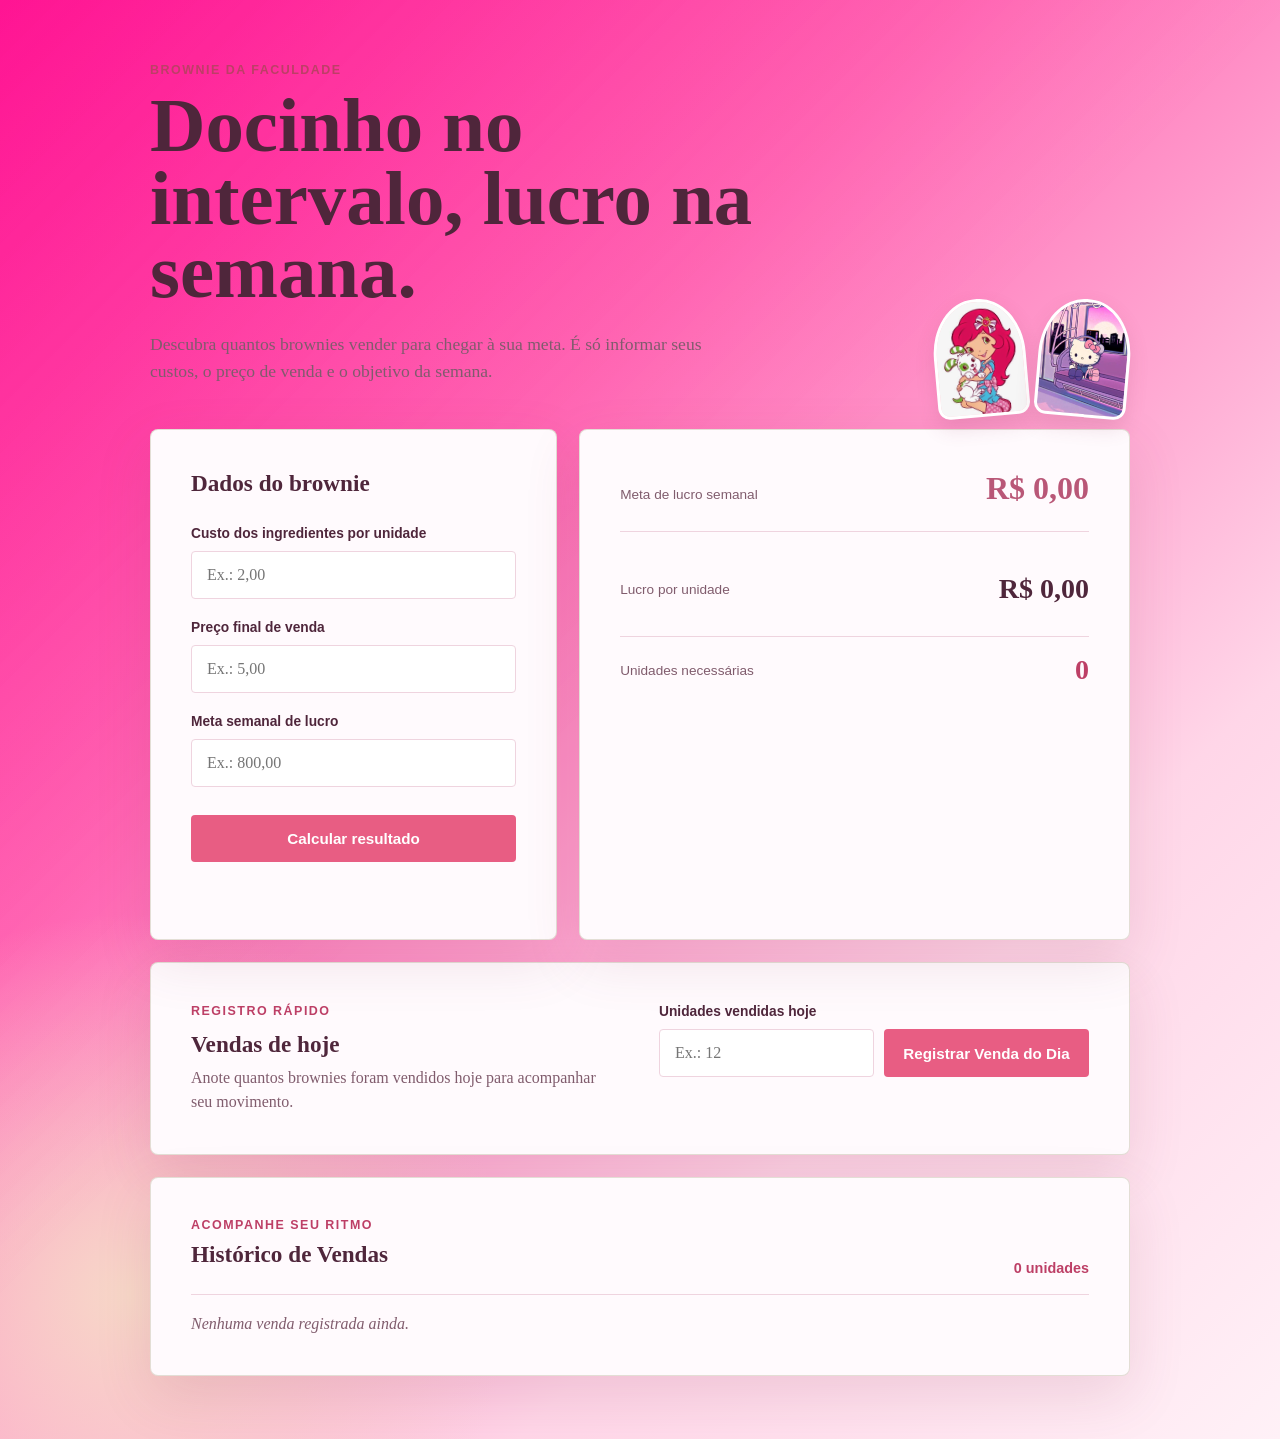
<file: calculadora/index.html>
<!doctype html>
<html lang="pt-BR">
  <head>
    <meta charset="UTF-8" />
    <meta name="viewport" content="width=device-width, initial-scale=1.0" />
    <title>Brownie da faculdade | Calculadora de vendas</title>
    <link rel="stylesheet" href="style.css" />
  </head>
  <body>
    <main class="page">
      <div class="falling-strawberries" aria-hidden="true">
        <span>🍓</span><span>🍓</span><span>🍓</span> <span>🍓</span
        ><span>🍓</span><span>🍓</span>
      </div>
      <div class="shell">
        <header class="hero">
          <div>
            <p class="eyebrow">Brownie da faculdade</p>
            <h1>Docinho no intervalo, lucro na semana.</h1>
            <p class="intro">
              Descubra quantos brownies vender para chegar à sua meta. É só
              informar seus custos, o preço de venda e o objetivo da semana.
            </p>
          </div>
          <div class="brand-art" aria-label="Decoração da marca">
            <figure class="character-card strawberry">
              <img
                src="imagens/moranguinho.png"
                alt="Moranguinho"
                onload="this.nextElementSibling.hidden = true"
                onerror="this.hidden = true"
              />
              <span aria-hidden="true">🍓</span>
            </figure>
            <figure class="character-card kitty">
              <img
                src="imagens/hello-kitty.png"
                alt="Hello Kitty"
                onload="this.nextElementSibling.hidden = true"
                onerror="this.hidden = true"
              />
              <span aria-hidden="true">🎀</span>
            </figure>
          </div>
        </header>

        <div class="layout">
          <form class="panel" id="sales-form">
            <h2>Dados do brownie</h2>
            <div class="field">
              <label for="ingredient-cost"
                >Custo dos ingredientes por unidade</label
              >
              <input
                id="ingredient-cost"
                name="ingredient-cost"
                type="number"
                min="0"
                step="0.01"
                placeholder="Ex.: 2,00"
                required
              />
            </div>
            <div class="field">
              <label for="sale-price">Preço final de venda</label>
              <input
                id="sale-price"
                name="sale-price"
                type="number"
                min="0"
                step="0.01"
                placeholder="Ex.: 5,00"
                required
              />
            </div>
            <div class="field">
              <label for="weekly-goal">Meta semanal de lucro</label>
              <input
                id="weekly-goal"
                name="weekly-goal"
                type="number"
                min="0"
                step="0.01"
                placeholder="Ex.: 800,00"
                required
              />
            </div>
            <button type="submit">Calcular resultado</button>
            <p class="message" id="message" role="alert"></p>
          </form>

          <section class="panel" aria-live="polite">
            <div class="target">
              <span>Meta de lucro semanal</span>
              <strong id="goal-value">R$ 0,00</strong>
            </div>
            <div class="results">
              <div class="result">
                <span>Lucro por unidade</span>
                <strong id="unit-profit">R$ 0,00</strong>
              </div>
              <div class="result">
                <span>Unidades necessárias</span>
                <strong id="units-needed">0</strong>
              </div>
            </div>
          </section>
        </div>

        <form class="panel daily-sales" id="daily-sales-form">
          <div>
            <p class="eyebrow">Registro rápido</p>
            <h2>Vendas de hoje</h2>
            <p class="section-description">
              Anote quantos brownies foram vendidos hoje para acompanhar seu
              movimento.
            </p>
          </div>
          <div class="daily-sales-action">
            <label for="units-sold-today">Unidades vendidas hoje</label>
            <div class="inline-field">
              <input
                id="units-sold-today"
                name="units-sold-today"
                type="number"
                min="1"
                step="1"
                placeholder="Ex.: 12"
                required
              />
              <button type="submit">Registrar Venda do Dia</button>
            </div>
            <p class="message" id="daily-message" role="status"></p>
          </div>
        </form>

        <section class="panel history" aria-labelledby="history-title">
          <div class="history-heading">
            <div>
              <p class="eyebrow">Acompanhe seu ritmo</p>
              <h2 id="history-title">Histórico de Vendas</h2>
            </div>
            <strong id="total-units">0 unidades</strong>
          </div>
          <div class="history-list" id="sales-history">
            <p class="empty-history">Nenhuma venda registrada ainda.</p>
          </div>
        </section>
      </div>
    </main>
    <script src="script.js"></script>
  </body>
</html>
</file>
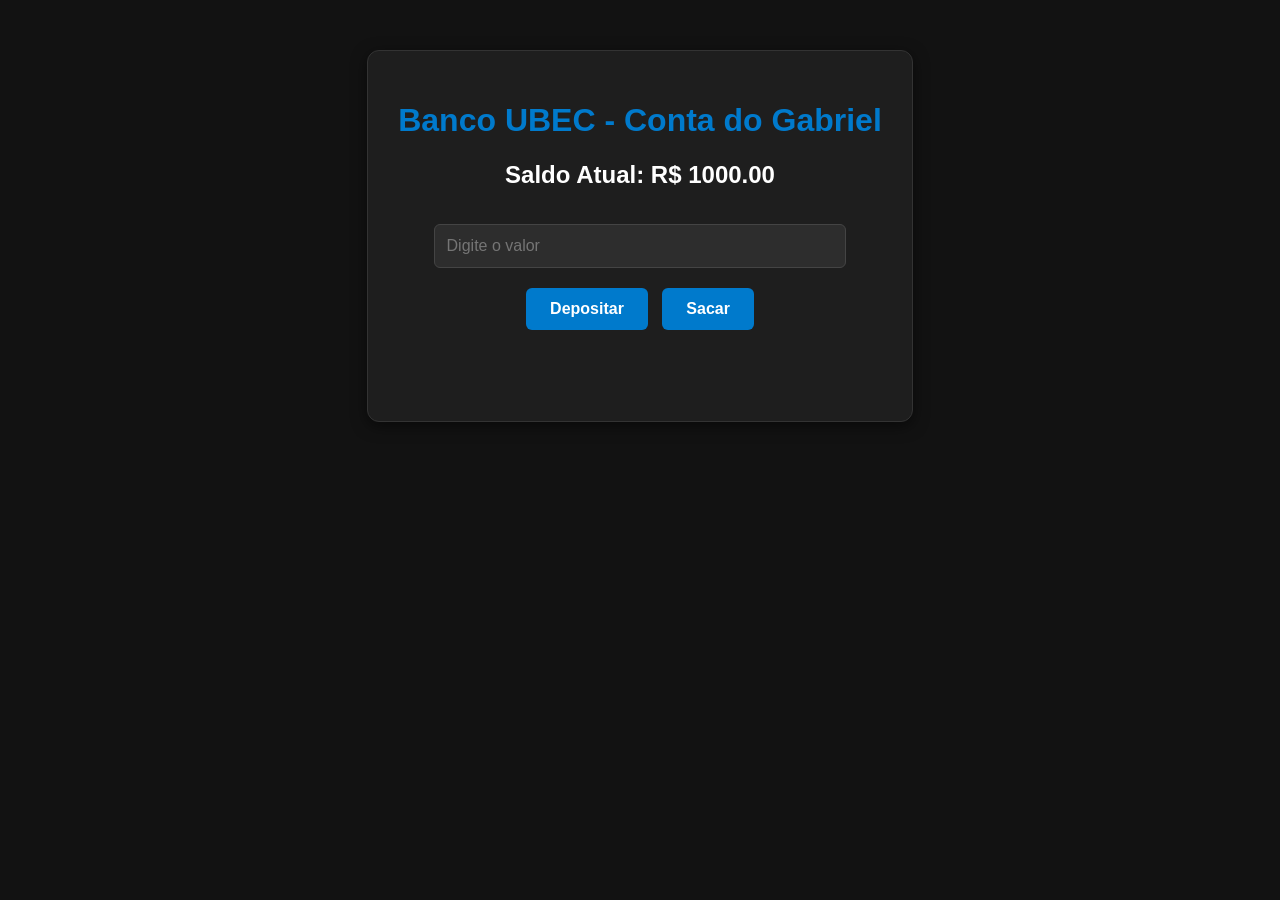
<file: teste/index.html>
<!doctype html>
<html lang="pt-BR">
  <head>
    <meta charset="UTF-8" />
    <meta name="viewport" content="width=device-width, initial-scale=1.0" />
    <title>Simulador de Banco</title>
    <style>
      body {
        font-family: "Segoe UI", Tahoma, Geneva, Verdana, sans-serif;
        text-align: center;
        margin-top: 50px;
        background-color: #121212;
        color: #ffffff;
      }
      .painel {
        background: #1e1e1e;
        padding: 30px;
        border-radius: 12px;
        display: inline-block;
        box-shadow: 0 4px 15px rgba(0, 0, 0, 0.5);
        border: 1px solid #333;
      }
      h1 {
        color: #007acc;
      }
      input {
        padding: 12px;
        margin: 15px 0;
        border: 1px solid #444;
        border-radius: 6px;
        width: 80%;
        font-size: 16px;
        background-color: #2d2d2d;
        color: white;
      }
      button {
        padding: 12px 24px;
        margin: 5px;
        border: none;
        border-radius: 6px;
        background: #007acc;
        color: white;
        cursor: pointer;
        font-size: 16px;
        font-weight: bold;
        transition: background 0.3s;
      }
      button:hover {
        background: #005f9e;
      }
      #mensagem {
        margin-top: 20px;
        font-weight: bold;
        min-height: 20px;
      }
    </style>
  </head>
  <body>
    <div class="painel">
      <h1>Banco UBEC - Conta do Gabriel</h1>
      <h2>Saldo Atual: R$ <span id="saldoAtual">1000.00</span></h2>

      <input
        type="number"
        id="valorInput"
        placeholder="Digite o valor"
        min="0"
        step="0.01"
      />
      <br />
      <button onclick="realizarDeposito()">Depositar</button>
      <button onclick="realizarSaque()">Sacar</button>

      <p id="mensagem"></p>
    </div>

    <!-- Puxando o seu arquivo JS com o nome exato -->
    <script src="spript.js"></script>
  </body>
</html>
</file>
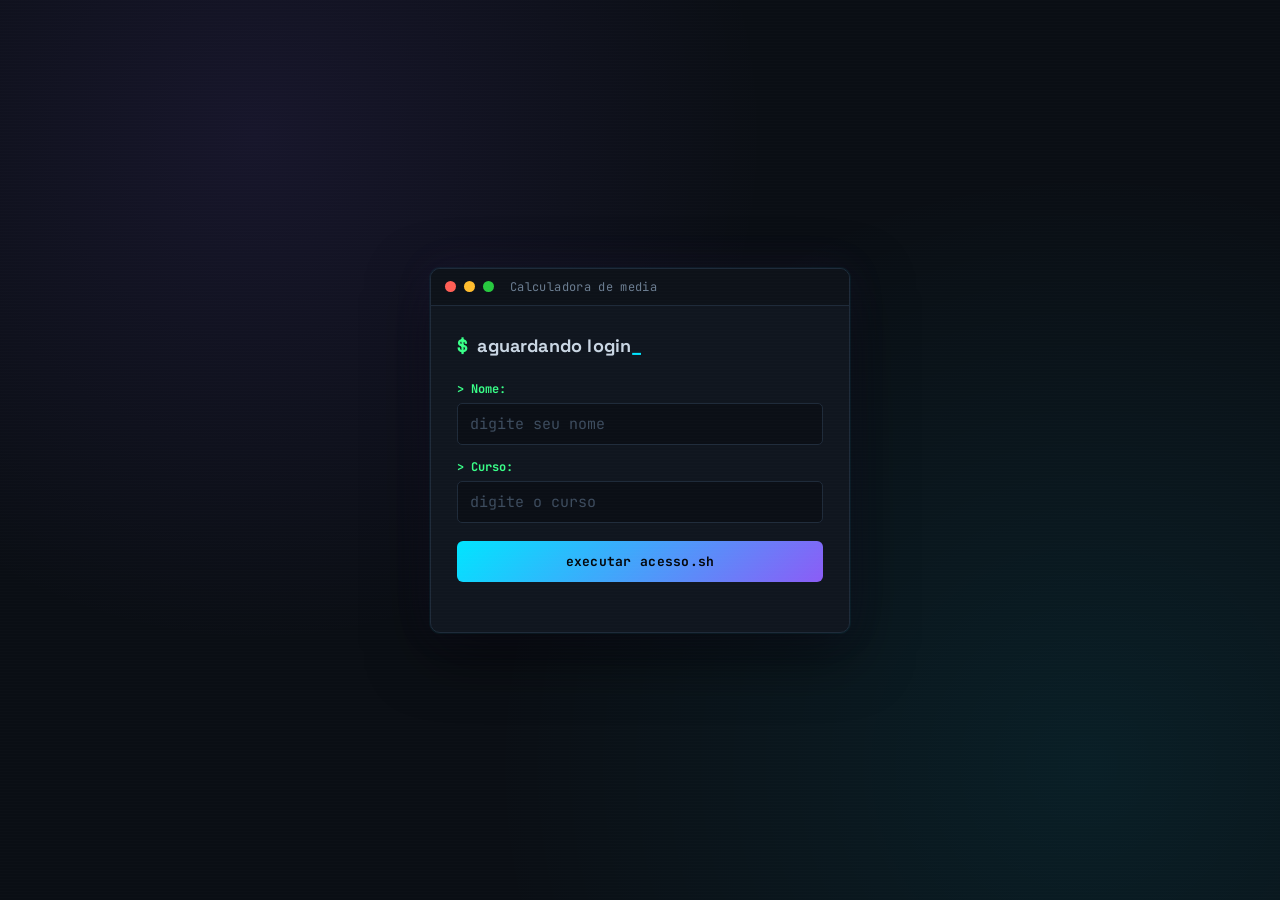
<file: Programação Web/Aula-20-08/index.html>
<!doctype html>
<html lang="pt-BR">
  <head>
    <meta charset="UTF-8" />
    <meta http-equiv="X-UA-Compatible" content="IE=edge" />
    <meta name="viewport" content="width=device-width, initial-scale=1.0" />
    <title>Aula Prática // terminal</title>
    <link rel="preconnect" href="https://fonts.googleapis.com" />
    <link rel="preconnect" href="https://fonts.gstatic.com" crossorigin />
    <link
      href="https://fonts.googleapis.com/css2?family=Space+Grotesk:wght@500;700&family=JetBrains+Mono:wght@400;500;700&display=swap"
      rel="stylesheet"
    />
    <link rel="stylesheet" href="style.css" />
  </head>
  <body>
    <div class="scanlines"></div>

    <div class="terminal">
      <div class="terminal-barra">
        <span class="dot vermelho"></span>
        <span class="dot amarelo"></span>
        <span class="dot verde"></span>
        <span class="terminal-titulo">Calculadora de media</span>
      </div>

      <div class="terminal-corpo">
        <h2 id="area">
          <span class="prompt">$</span> aguardando login<span class="cursor"
            >_</span
          >
        </h2>

        <!-- Formulário de acesso (nome e curso) -->
        <form id="formAcesso" class="formulario" onsubmit="entrar(event)">
          <label class="campo">
            <span class="prompt">&gt; Nome:</span>
            <input
              type="text"
              id="inputNome"
              placeholder="digite seu nome"
              autocomplete="off"
              required
            />
          </label>
          <label class="campo">
            <span class="prompt">&gt; Curso:</span>
            <input
              type="text"
              id="inputCurso"
              placeholder="digite o curso"
              autocomplete="off"
              required
            />
          </label>
          <button type="submit" class="botao">executar acesso.sh</button>
        </form>

        <!-- Formulário de notas (aparece depois do acesso) -->
        <form
          id="formNotas"
          class="formulario oculto"
          onsubmit="calcularMedia(event)"
        >
          <label class="campo">
            <span class="prompt">&gt; nota_01:</span>
            <input
              type="number"
              id="inputNota1"
              placeholder="0.0 - 10.0"
              step="0.1"
              min="0"
              max="10"
              autocomplete="off"
              required
            />
          </label>
          <label class="campo">
            <span class="prompt">&gt; nota_02:</span>
            <input
              type="number"
              id="inputNota2"
              placeholder="0.0 - 10.0"
              step="0.1"
              min="0"
              max="10"
              autocomplete="off"
              required
            />
          </label>
          <label class="campo">
            <span class="prompt">&gt; nota_03:</span>
            <input
              type="number"
              id="inputNota3"
              placeholder="0.0 - 10.0"
              step="0.1"
              min="0"
              max="10"
              autocomplete="off"
              required
            />
          </label>
          <button type="submit" class="botao">executar media.sh</button>
        </form>

        <!-- Resultado da média -->
        <div id="resultado" class="resultado"></div>

        <button id="botaoSair" class="botao botao-sair oculto" onclick="sair()">
          executar logout
        </button>
      </div>
    </div>

    <script src="script.js"></script>
  </body>
</html>
</file>
<file: calculadora/style.css>
:root {
  --ink: #4f263b;
  --muted: #805c6d;
  --paper: #fff5f8;
  --panel: #fffafd;
  --line: #efd4df;
  --accent: #e85d83;
  --accent-dark: #bd3f66;
  --teal: #b95777;
  --shadow: 0 20px 55px rgba(145, 61, 91, 0.14);
}

* {
  box-sizing: border-box;
}

body {
  margin: 0;
  min-height: 100vh;
  color: var(--ink);
  background: linear-gradient(
    135deg,
    #ff1493 0%,
    #ff69b4 35%,
    #ffd6e8 72%,
    #fff1f7 100%
  );
  font-family: Georgia, "Times New Roman", serif;
  -webkit-text-size-adjust: 100%;
}

.page {
  position: relative;
  min-height: 100vh;
  overflow: hidden;
  padding: 7vh 6vw;
  background:
    linear-gradient(135deg, rgba(255, 20, 147, 0.22), transparent 48%),
    radial-gradient(circle at 10% 90%, #f7d8c8 0, transparent 22%);
}

.hero {
  display: flex;
  align-items: end;
  justify-content: space-between;
  gap: 36px;
}

.brand-art {
  display: flex;
  flex: 0 0 auto;
  align-items: end;
  gap: 12px;
  padding-bottom: 12px;
}

.character-card {
  position: relative;
  display: grid;
  width: 92px;
  height: 118px;
  place-items: center;
  margin: 0;
  overflow: hidden;
  border: 3px solid #fff;
  border-radius: 48% 48% 12px 12px;
  box-shadow: 0 9px 20px rgba(145, 61, 91, 0.16);
}

.character-card img {
  width: 100%;
  height: 100%;
  object-fit: cover;
}

.character-card span {
  position: absolute;
  font-size: 2.8rem;
}

.strawberry {
  background: #ffd7df;
  transform: rotate(-5deg);
}
.kitty {
  background: #f7d9ec;
  transform: rotate(5deg);
}

.falling-strawberries {
  position: fixed;
  z-index: 0;
  inset: 0;
  overflow: hidden;
  pointer-events: none;
}

.falling-strawberries span {
  position: absolute;
  top: -12vh;
  color: #d92e59;
  font-size: clamp(1.3rem, 2.5vw, 2.2rem);
  filter: drop-shadow(0 5px 4px rgba(137, 35, 73, 0.18));
  animation: fall linear infinite;
}

.falling-strawberries span:nth-child(1) {
  left: 8%;
  animation-duration: 11s;
  animation-delay: -4s;
}
.falling-strawberries span:nth-child(2) {
  left: 21%;
  animation-duration: 14s;
  animation-delay: -9s;
}
.falling-strawberries span:nth-child(3) {
  left: 37%;
  animation-duration: 12s;
  animation-delay: -2s;
}
.falling-strawberries span:nth-child(4) {
  left: 54%;
  animation-duration: 16s;
  animation-delay: -12s;
}
.falling-strawberries span:nth-child(5) {
  left: 69%;
  animation-duration: 13s;
  animation-delay: -7s;
}
.falling-strawberries span:nth-child(6) {
  left: 84%;
  animation-duration: 15s;
  animation-delay: -10s;
}

@keyframes fall {
  0% {
    transform: translate3d(0, -12vh, 0) rotate(0deg);
    opacity: 0;
  }
  10% {
    opacity: 0.8;
  }
  50% {
    transform: translate3d(32px, 55vh, 0) rotate(150deg);
  }
  100% {
    transform: translate3d(-28px, 115vh, 0) rotate(320deg);
    opacity: 0.1;
  }
}

.shell {
  position: relative;
  z-index: 1;
  width: min(980px, 100%);
  margin: 0 auto;
}

.eyebrow {
  margin: 0 0 12px;
  color: var(--accent-dark);
  font:
    700 0.78rem/1.2 Arial,
    sans-serif;
  letter-spacing: 0.12em;
  text-transform: uppercase;
}

h1 {
  max-width: 620px;
  margin: 0;
  font-size: clamp(2.4rem, 6vw, 5.2rem);
  line-height: 0.95;
  letter-spacing: 0;
}

.intro {
  max-width: 560px;
  margin: 22px 0 44px;
  color: var(--muted);
  font-size: 1.1rem;
  line-height: 1.55;
}

.layout {
  display: grid;
  grid-template-columns: minmax(270px, 0.85fr) minmax(320px, 1.15fr);
  gap: 22px;
}

.panel {
  min-width: 0;
  padding: clamp(24px, 4vw, 40px);
  border: 1px solid rgba(221, 216, 204, 0.8);
  border-radius: 8px;
  background: var(--panel);
  box-shadow: var(--shadow);
}

.panel h2 {
  margin: 0 0 28px;
  font-size: 1.45rem;
}

.daily-sales,
.history {
  margin-top: 22px;
}

.daily-sales {
  display: flex;
  align-items: end;
  justify-content: space-between;
  gap: 28px;
}

.daily-sales h2,
.history h2 {
  margin-bottom: 8px;
}

.section-description {
  max-width: 430px;
  margin: 0;
  color: var(--muted);
  line-height: 1.5;
}

.daily-sales-action {
  flex: 0 1 430px;
}

.inline-field {
  display: flex;
  align-items: stretch;
  gap: 10px;
}

.inline-field input {
  min-width: 110px;
}

.inline-field button {
  width: auto;
  min-width: 205px;
  margin-top: 0;
}

.history-heading {
  display: flex;
  align-items: end;
  justify-content: space-between;
  gap: 20px;
  padding-bottom: 18px;
  border-bottom: 1px solid var(--line);
}

.history-heading .eyebrow {
  margin-bottom: 8px;
}

.history-heading strong {
  color: var(--accent-dark);
  font:
    700 0.9rem Arial,
    sans-serif;
}

.history-list {
  display: grid;
}

.history-row {
  display: flex;
  align-items: center;
  justify-content: space-between;
  gap: 20px;
  padding: 16px 0;
  border-bottom: 1px solid var(--line);
  font-family: Arial, sans-serif;
}

.history-row time {
  color: var(--muted);
  font-size: 0.9rem;
}

.history-row strong {
  color: var(--ink);
}

.empty-history {
  margin: 20px 0 2px;
  color: var(--muted);
  font-style: italic;
}

.field {
  margin-bottom: 20px;
}

label {
  display: block;
  margin-bottom: 8px;
  font:
    700 0.86rem/1.3 Arial,
    sans-serif;
}

input {
  width: 100%;
  padding: 14px 15px;
  border: 1px solid var(--line);
  border-radius: 4px;
  color: var(--ink);
  background: #fff;
  font:
    16px Georgia,
    "Times New Roman",
    serif;
}

input:focus {
  outline: 3px solid rgba(232, 93, 131, 0.22);
  border-color: var(--teal);
}

button {
  width: 100%;
  margin-top: 8px;
  padding: 15px 18px;
  border: 0;
  border-radius: 4px;
  color: #fff;
  background: var(--accent);
  cursor: pointer;
  font:
    700 0.95rem Arial,
    sans-serif;
  transition:
    background 160ms ease,
    transform 160ms ease;
}

button:hover {
  background: var(--accent-dark);
  transform: translateY(-2px);
}

.target {
  display: flex;
  align-items: baseline;
  justify-content: space-between;
  gap: 16px;
  padding-bottom: 24px;
  border-bottom: 1px solid var(--line);
}

.target span,
.result span {
  color: var(--muted);
  font:
    0.85rem Arial,
    sans-serif;
}

.target strong {
  color: var(--teal);
  font-size: 2rem;
}

.results {
  display: grid;
  gap: 14px;
  margin-top: 24px;
}

.result {
  display: flex;
  align-items: center;
  justify-content: space-between;
  gap: 20px;
  padding: 17px 0;
}

.result + .result {
  border-top: 1px solid var(--line);
}

.result strong {
  font-size: 1.75rem;
}

.result:last-child strong,
.message {
  color: var(--accent-dark);
}

.message {
  min-height: 1.4em;
  margin: 18px 0 0;
  font:
    0.86rem Arial,
    sans-serif;
}

@media (max-width: 700px) {
  .page {
    padding: max(32px, env(safe-area-inset-top))
      max(16px, env(safe-area-inset-right))
      max(32px, env(safe-area-inset-bottom))
      max(16px, env(safe-area-inset-left));
  }

  .intro {
    margin-bottom: 28px;
  }

  .hero {
    display: block;
  }

  .brand-art {
    justify-content: center;
    padding: 8px 0 24px;
  }

  .panel {
    padding: 24px 20px;
  }

  .layout {
    grid-template-columns: 1fr;
  }

  .daily-sales {
    display: block;
  }

  .daily-sales-action {
    margin-top: 24px;
  }

  .inline-field {
    display: grid;
  }

  .inline-field button {
    width: 100%;
  }

  .history-heading {
    align-items: start;
    flex-direction: column;
    gap: 10px;
  }

  .target strong,
  .result strong {
    font-size: 1.45rem;
  }
}

@media (prefers-reduced-motion: reduce) {
  .falling-strawberries span,
  button {
    animation: none;
    transition: none;
  }
}
</file>
<file: Programação Web/Aula-20-08/style.css>
:root {
    --bg: #0a0e14;
    --painel: #10161f;
    --borda: #1f2b3a;
    --texto: #c9d6e3;
    --texto-fraco: #6b7d91;
    --ciano: #00e5ff;
    --roxo: #8b5cf6;
    --verde: #39ff88;
    --vermelho: #ff3b5c;
}

* {
    box-sizing: border-box;
}

body {
    margin: 0;
    min-height: 100vh;
    display: flex;
    justify-content: center;
    align-items: center;
    background:
        radial-gradient(circle at 20% 15%, rgba(139, 92, 246, 0.10), transparent 40%),
        radial-gradient(circle at 85% 85%, rgba(0, 229, 255, 0.08), transparent 45%),
        var(--bg);
    font-family: 'JetBrains Mono', monospace;
    color: var(--texto);
    position: relative;
    overflow: hidden;
}

/* Efeito sutil de linhas de scanline sobre toda a tela */
.scanlines {
    pointer-events: none;
    position: fixed;
    inset: 0;
    background: repeating-linear-gradient(
        to bottom,
        rgba(255, 255, 255, 0.025) 0px,
        rgba(255, 255, 255, 0.025) 1px,
        transparent 1px,
        transparent 3px
    );
    z-index: 10;
    opacity: 0.5;
}

.terminal {
    width: 100%;
    max-width: 420px;
    margin: 24px;
    background: var(--painel);
    border: 1px solid var(--borda);
    border-radius: 10px;
    box-shadow:
        0 0 0 1px rgba(0, 229, 255, 0.05),
        0 20px 60px rgba(0, 0, 0, 0.55),
        0 0 40px rgba(139, 92, 246, 0.08);
    overflow: hidden;
}

.terminal-barra {
    display: flex;
    align-items: center;
    gap: 8px;
    padding: 10px 14px;
    background: #0d1219;
    border-bottom: 1px solid var(--borda);
}

.dot {
    width: 11px;
    height: 11px;
    border-radius: 50%;
    display: inline-block;
}

.vermelho { background: #ff5f56; }
.amarelo  { background: #ffbd2e; }
.verde    { background: #27c93f; }

.terminal-titulo {
    margin-left: 8px;
    font-size: 12px;
    color: var(--texto-fraco);
    letter-spacing: 0.03em;
}

.terminal-corpo {
    padding: 28px 26px 32px;
}

h2 {
    font-family: 'Space Grotesk', sans-serif;
    font-weight: 700;
    font-size: 18px;
    color: var(--texto);
    margin: 0 0 24px;
    letter-spacing: 0.01em;
}

.tag {
    color: var(--roxo);
}

.prompt {
    color: var(--verde);
    font-weight: 700;
    margin-right: 4px;
}

.cursor {
    color: var(--ciano);
    animation: piscar 1s steps(1) infinite;
}

@keyframes piscar {
    0%, 49% { opacity: 1; }
    50%, 100% { opacity: 0; }
}

.formulario {
    display: flex;
    flex-direction: column;
    gap: 14px;
    margin-bottom: 8px;
}

.campo {
    display: flex;
    flex-direction: column;
    gap: 6px;
    font-size: 12px;
    color: var(--texto-fraco);
}

.campo .prompt {
    font-family: 'JetBrains Mono', monospace;
    font-size: 12px;
}

.formulario input {
    background: #0b0f16;
    border: 1px solid var(--borda);
    color: var(--ciano);
    font-family: 'JetBrains Mono', monospace;
    font-size: 15px;
    padding: 10px 12px;
    border-radius: 5px;
    outline: none;
    caret-color: var(--verde);
    transition: border-color 0.2s ease, box-shadow 0.2s ease;
}

.formulario input::placeholder {
    color: #3d4c5e;
}

.formulario input:focus {
    border-color: var(--ciano);
    box-shadow: 0 0 0 3px rgba(0, 229, 255, 0.12);
}

.botao {
    background: linear-gradient(135deg, var(--ciano), var(--roxo));
    color: #04070c;
    border: none;
    font-family: 'JetBrains Mono', monospace;
    font-weight: 700;
    font-size: 13px;
    letter-spacing: 0.02em;
    padding: 12px 18px;
    border-radius: 6px;
    cursor: pointer;
    margin-top: 4px;
    transition: transform 0.15s ease, box-shadow 0.15s ease, filter 0.15s ease;
}

.botao:hover {
    filter: brightness(1.1);
    box-shadow: 0 0 18px rgba(0, 229, 255, 0.35);
    transform: translateY(-1px);
}

.botao:active {
    transform: translateY(0);
}

.botao-sair {
    background: transparent;
    border: 1px solid var(--borda);
    color: var(--texto-fraco);
    box-shadow: none;
    margin-top: 16px;
}

.botao-sair:hover {
    border-color: var(--vermelho);
    color: var(--vermelho);
    filter: none;
    box-shadow: 0 0 14px rgba(255, 59, 92, 0.2);
}

.oculto {
    display: none;
}

/* Resultado da média, no estilo de saída de log de terminal */
.resultado {
    margin-top: 18px;
    font-size: 13px;
    display: flex;
    flex-direction: column;
    gap: 4px;
    min-height: 0;
}

.linha-log {
    display: block;
}

.resultado.aprovado {
    color: var(--verde);
    text-shadow: 0 0 10px rgba(57, 255, 136, 0.45);
    animation: aparecer 0.35s ease, pulsoVerde 0.9s ease;
}

.resultado.reprovado {
    color: var(--vermelho);
    text-shadow: 0 0 10px rgba(255, 59, 92, 0.45);
    animation: aparecer 0.35s ease, glitch 0.5s ease;
}

@keyframes aparecer {
    from { opacity: 0; transform: translateY(-6px); }
    to { opacity: 1; transform: translateY(0); }
}

@keyframes pulsoVerde {
    0% { transform: scale(1); }
    30% { transform: scale(1.08); }
    60% { transform: scale(0.98); }
    100% { transform: scale(1); }
}

@keyframes glitch {
    0%, 100% { transform: translate(0, 0); }
    20% { transform: translate(-2px, 1px); }
    40% { transform: translate(2px, -1px); }
    60% { transform: translate(-1px, 0); }
    80% { transform: translate(1px, 1px); }
}

@media (max-width: 480px) {
    .terminal {
        margin: 16px;
    }
    .terminal-corpo {
        padding: 22px 18px 26px;
    }
}
</file>
